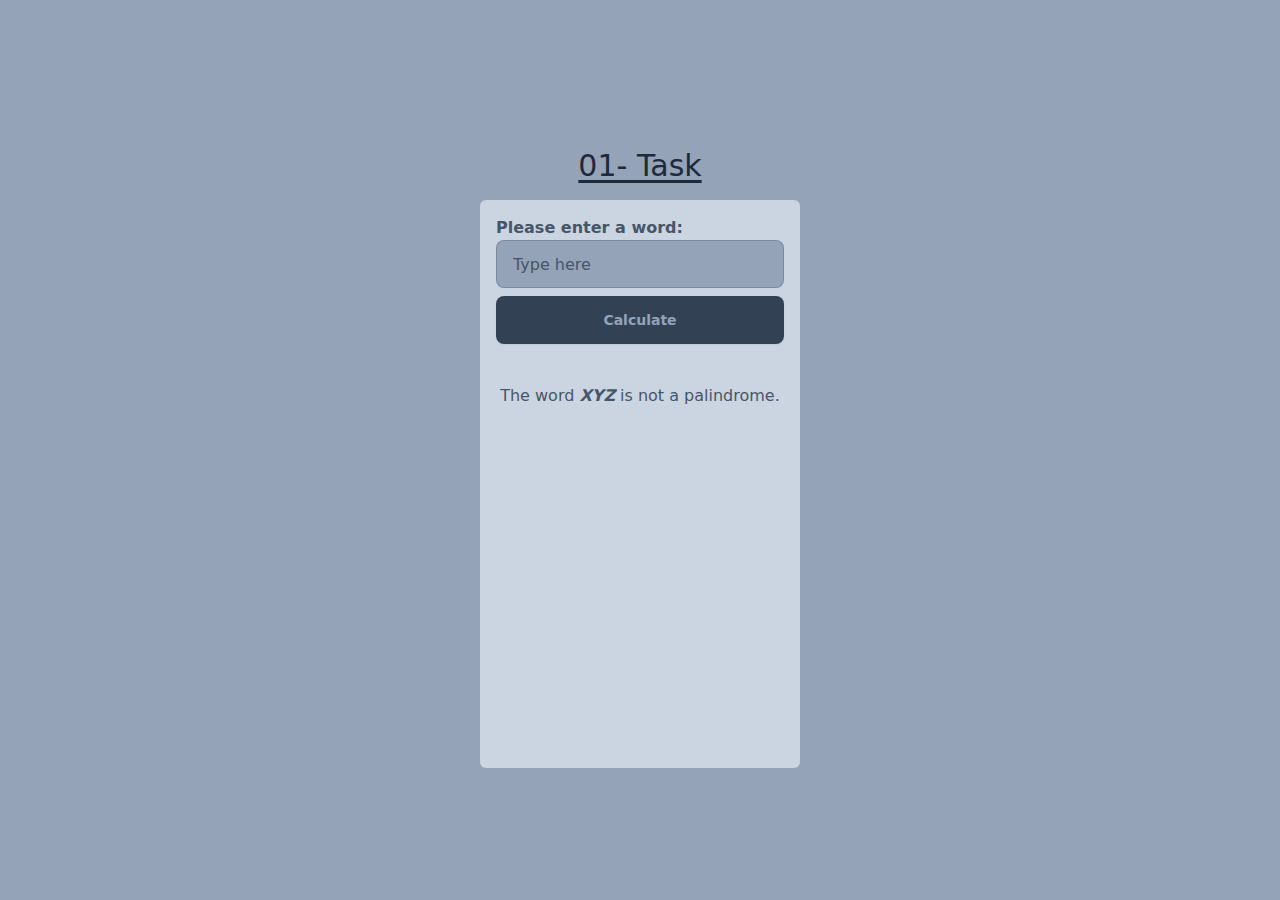
<file: 01-Task/index.html>
<!DOCTYPE html>
<html lang="en">
<head>
    <meta charset="UTF-8">
    <meta name="viewport" content="width=device-width, initial-scale=1.0">
    <title>01- Task</title>
    <script src="js/tailwindcss-3.4.4.js"></script>
    <link rel="stylesheet" href="css/daisyui.min.css">
</head>
<body class="min-h-[100vh] flex justify-center items-center bg-slate-400">
    <main>
        <h1 class="text-slate-800 text-3xl text-center p-4 underline underline-offset-4">01- Task</h1>
        <div class="artboard phone-1 bg-slate-300 rounded-md p-4">
            <label class="text-slate-600 font-semibold">Please enter a word:</label>
            <input type="text" placeholder="Type here" id="word" class="bg-slate-400 placeholder-slate-600 text-slate-600 input input-bordered w-full max-w-xs mb-2"/>
            <button class="btn bg-slate-700 text-slate-400 w-full border-0" id="calc">Calculate</button>
            <p class="pt-10 text-center text-slate-600" id="message">
                The word <i class="font-bold">XYZ</i> is not a palindrome.
            </p>
        </div>
    </main>
    <script>
        document.querySelector('button').addEventListener('click',()=>{
            let input=document.querySelector('#word').value
            checkPalindrome(input)
        })
        function checkPalindrome(string) {
            
            let palin=string.split('').reverse().join('')
            document.querySelector('p').innerHTML=`The word <i class="font-bold">${string}</i> is ${string== palin ? '': 'not'} a palindrome.`
        }
    </script>
</body>
</html>
</file>
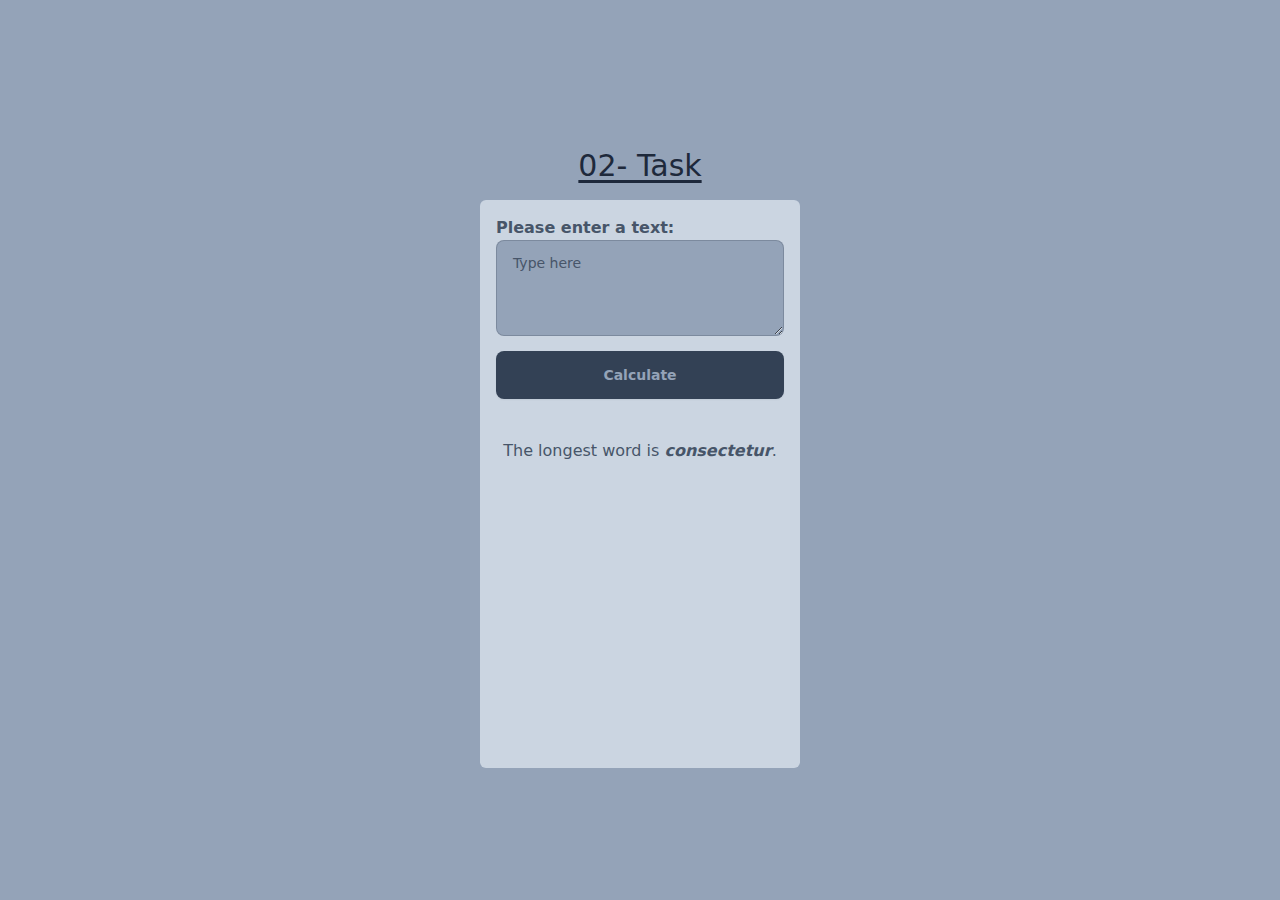
<file: 02-Task/index.html>
<!DOCTYPE html>
<html lang="en">
<head>
    <meta charset="UTF-8">
    <meta name="viewport" content="width=device-width, initial-scale=1.0">
    <title>02- Task</title>
    <script src="js/tailwindcss-3.4.4.js"></script>
    <link rel="stylesheet" href="css/daisyui.min.css">
</head>
<body class="min-h-[100vh] flex justify-center items-center bg-slate-400">
    <main>
        <h1 class="text-slate-800 text-3xl text-center p-4 underline underline-offset-4">02- Task</h1>
        <div class="artboard phone-1 bg-slate-300 rounded-md p-4">
            <label class="text-slate-600 font-semibold">Please enter a text:</label>
            <textarea class="textarea textarea-bordered bg-slate-400 placeholder-slate-600 text-slate-600 input input-bordered w-full max-w-xs mb-2 h-24" id="text" placeholder="Type here"></textarea>
            <button class="btn bg-slate-700 text-slate-400 w-full border-0" onclick="LongestWord()" id="calc">Calculate</button>
            <p class="pt-10 text-center text-slate-600" id="message">
                The longest word is <i class="font-bold">consectetur</i>.
            </p>
        </div>
    </main>
    <script>
        function LongestWord(text) {
            let input=document.querySelector('textarea').value
            input=input.split(' ')
            let longest=''
            input.forEach(word=>{
                if(word.length>longest.length) longest =word 
            })
            document.querySelector('p').innerHTML=`The longest word is <i class="font-bold">${longest}</i>.`
        }

    </script>
</body>
</html>
</file>
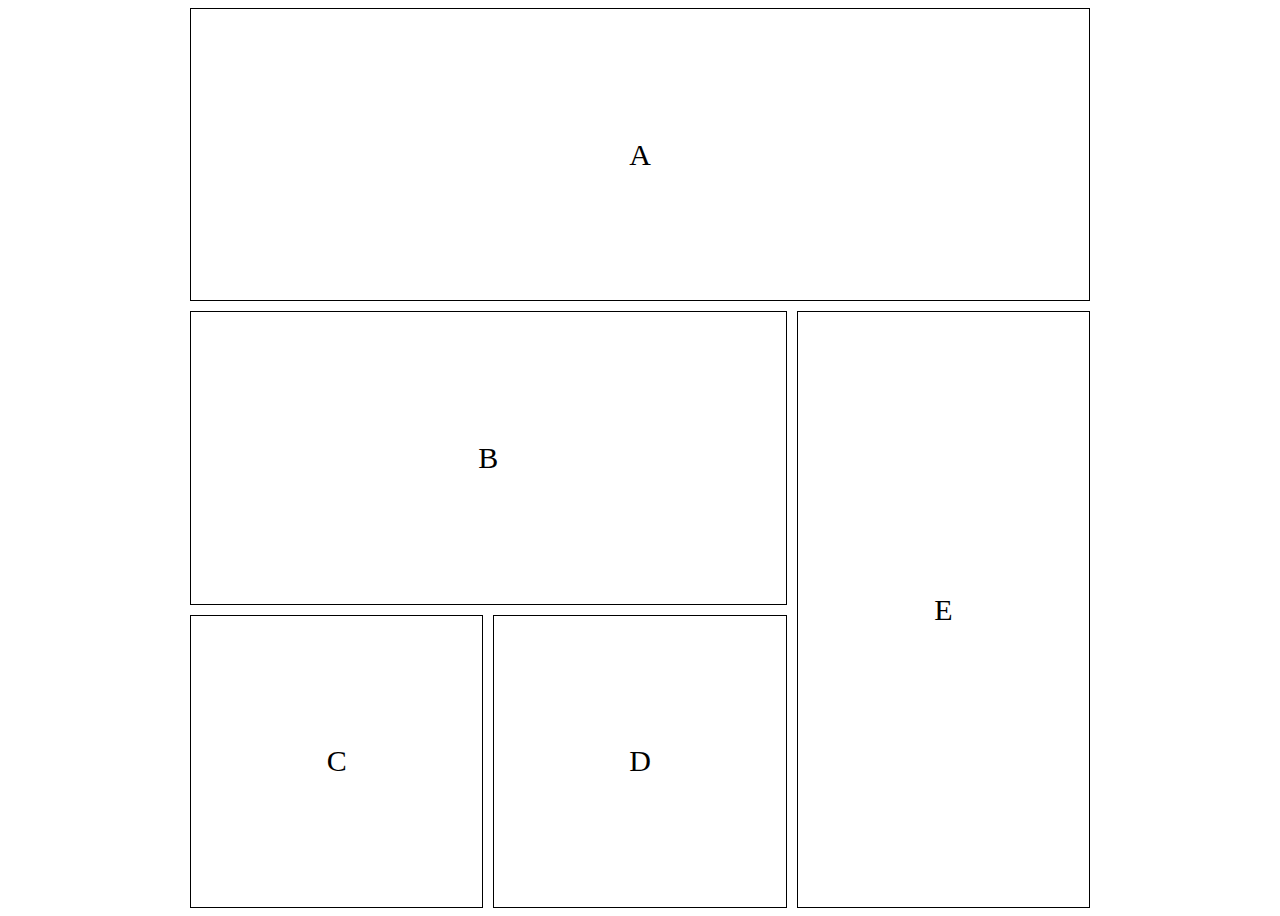
<file: 03-Task/index.html>
<!DOCTYPE html>
<html lang="en">

<head>
	<meta charset="UTF-8">
	<meta http-equiv="X-UA-Compatible" content="IE=edge">
	<meta name="viewport" content="width=device-width, initial-scale=1.0">
	<link rel="stylesheet" href="css/style.css">
	<title>03- Task</title>
</head>

<body>
	<div class="container">
		<div class="A">A</div>
		<div class="B">B</div>
		<div class="C">C</div>
		<div class="D">D</div>
		<div class="E">E</div>
	</div>
	
</body>

</html>
</file>
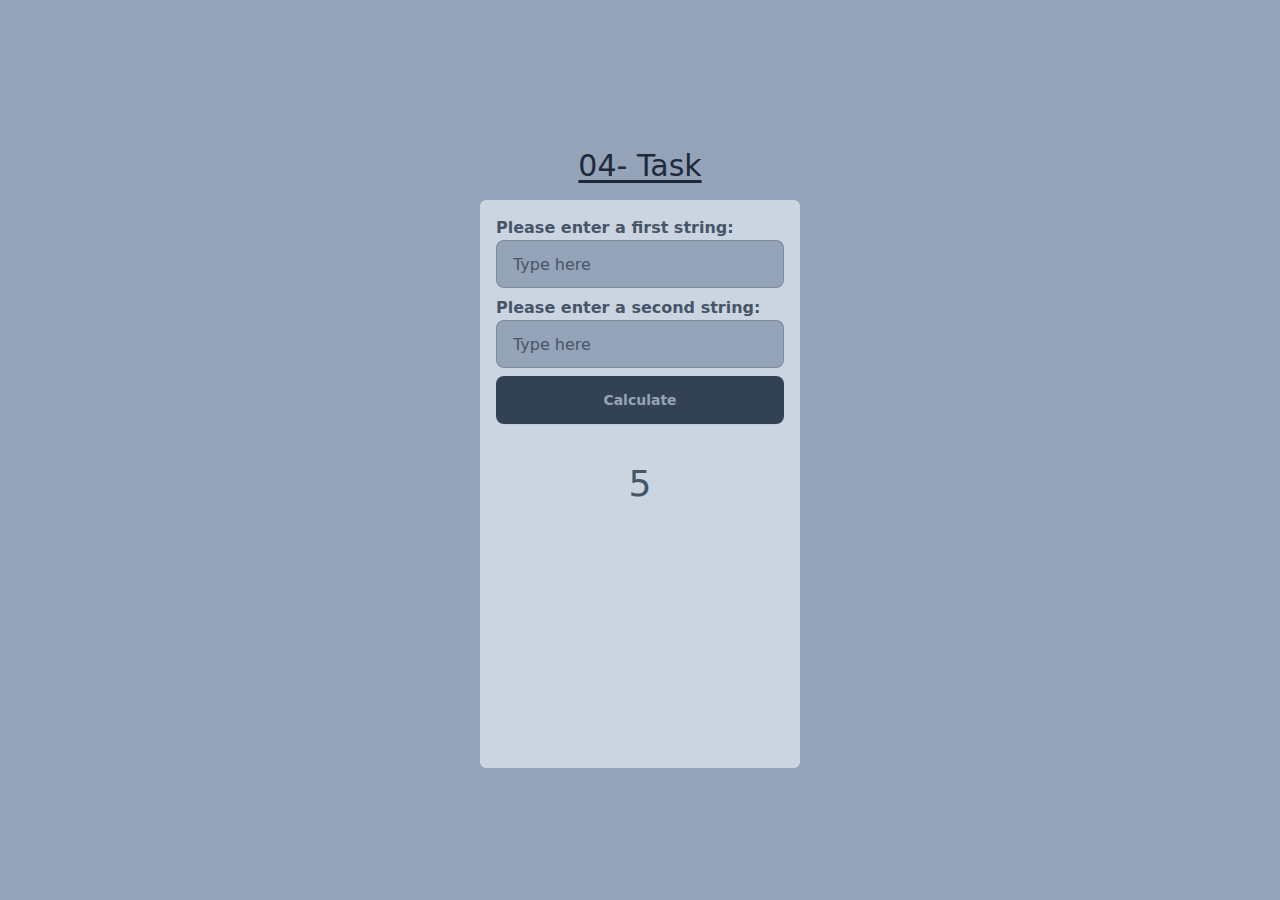
<file: 04-Task/index.html>
<!DOCTYPE html>
<html lang="en">
<head>
    <meta charset="UTF-8">
    <meta name="viewport" content="width=device-width, initial-scale=1.0">
    <title>04- Task</title>
    <link rel="stylesheet" href="css/daisyui.min.css">
</head>
<body class="min-h-[100vh] flex justify-center items-center bg-slate-400">
    <main>
        <h1 class="text-slate-800 text-3xl text-center p-4 underline underline-offset-4">04- Task</h1>
        <div class="artboard phone-1 bg-slate-300 rounded-md p-4">
            <label class="text-slate-600 font-semibold">Please enter a first string:</label>
            <input type="text" placeholder="Type here" id="string1" class="bg-slate-400 placeholder-slate-600 text-slate-600 input input-bordered w-full max-w-xs mb-2"/>
            <label class="text-slate-600 font-semibold">Please enter a second string:</label>
            <input type="text" placeholder="Type here" id="string2" class="bg-slate-400 placeholder-slate-600 text-slate-600 input input-bordered w-full max-w-xs mb-2"/>
            <button onclick='shiftedDiff()'class="btn bg-slate-700 text-slate-400 w-full border-0" id="calc">Calculate</button>
            <p class="pt-10 text-center text-slate-600 text-4xl" id="message">
                5
            </p>
        </div>
    </main>
    
    <script src="js/tailwindcss-3.4.4.js"></script>
    <script src="js/shiftedDiff.js"></script>
</body>
</html>
</file>
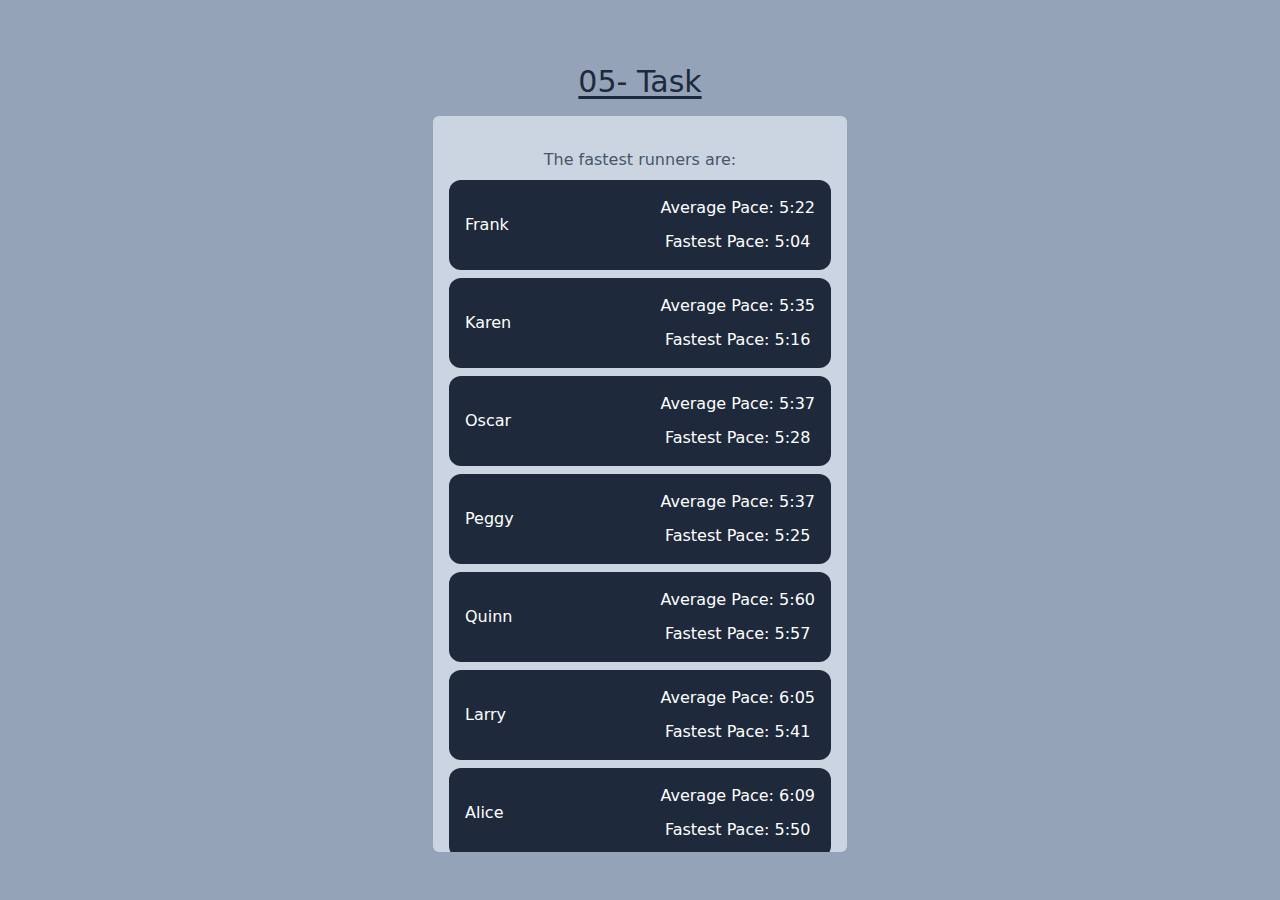
<file: 05-Task/index.html>
<!DOCTYPE html>
<html lang="en">
<head>
    <meta charset="UTF-8">
    <meta name="viewport" content="width=device-width, initial-scale=1.0">
    <title>05- Task</title>
    <script src="js/tailwindcss-3.4.4.js"></script>
    <link rel="stylesheet" href="css/daisyui.min.css">
</head>
<body class="min-h-[100vh] flex justify-center items-center bg-slate-400">
    <main>
        <h1 class="text-slate-800 text-3xl text-center p-4 underline underline-offset-4">05- Task</h1>
        <div class="artboard phone-3 bg-slate-300 rounded-md p-4">
            <p class="pt-4 text-center text-slate-600" id="fastest">
                The fastest runners are:
            </p>
        </div>
    </main>
    <script src="js/fastestRunners.js"></script>
</body>
</html>
</file>
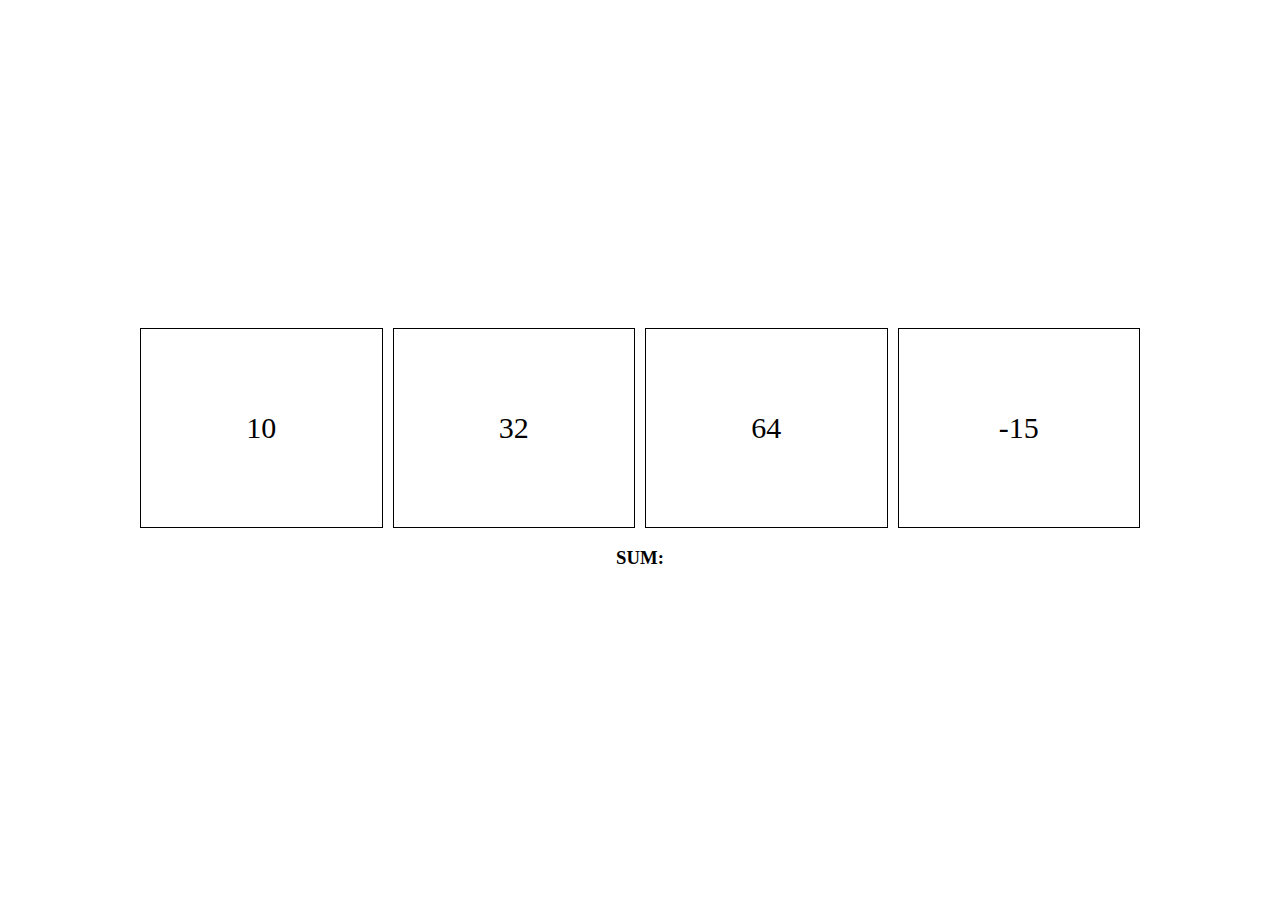
<file: 06-Task/index.html>
<!DOCTYPE html>
<html lang="en">

<head>
	<meta charset="UTF-8">
	<meta http-equiv="X-UA-Compatible" content="IE=edge">
	<meta name="viewport" content="width=device-width, initial-scale=1.0">
	<link rel="stylesheet" href="css/style.css">
	<title>06- Task</title>
</head>

<body>
	<!-- Work here -->
	 <div class="container">
		<div class="box">10</div>
		<div class="box">32</div>
		<div class="box">64</div>
		<div class="box">-15</div>
	</div>
		<h3>SUM:</h3>
	 <script>
		let sum=0
		document.querySelectorAll('.box').forEach(box=>{
			box.addEventListener('click',()=>{
				let toggled=box.classList.toggle('clicked')
				if(toggled){
					sum+=Number(box.textContent)
				}
				else{
					sum-=Number(box.textContent)
				}
				document.querySelector('h3').textContent=`SUM:${sum}`
			})
		})
	 </script>
</body>

</html>
</file>
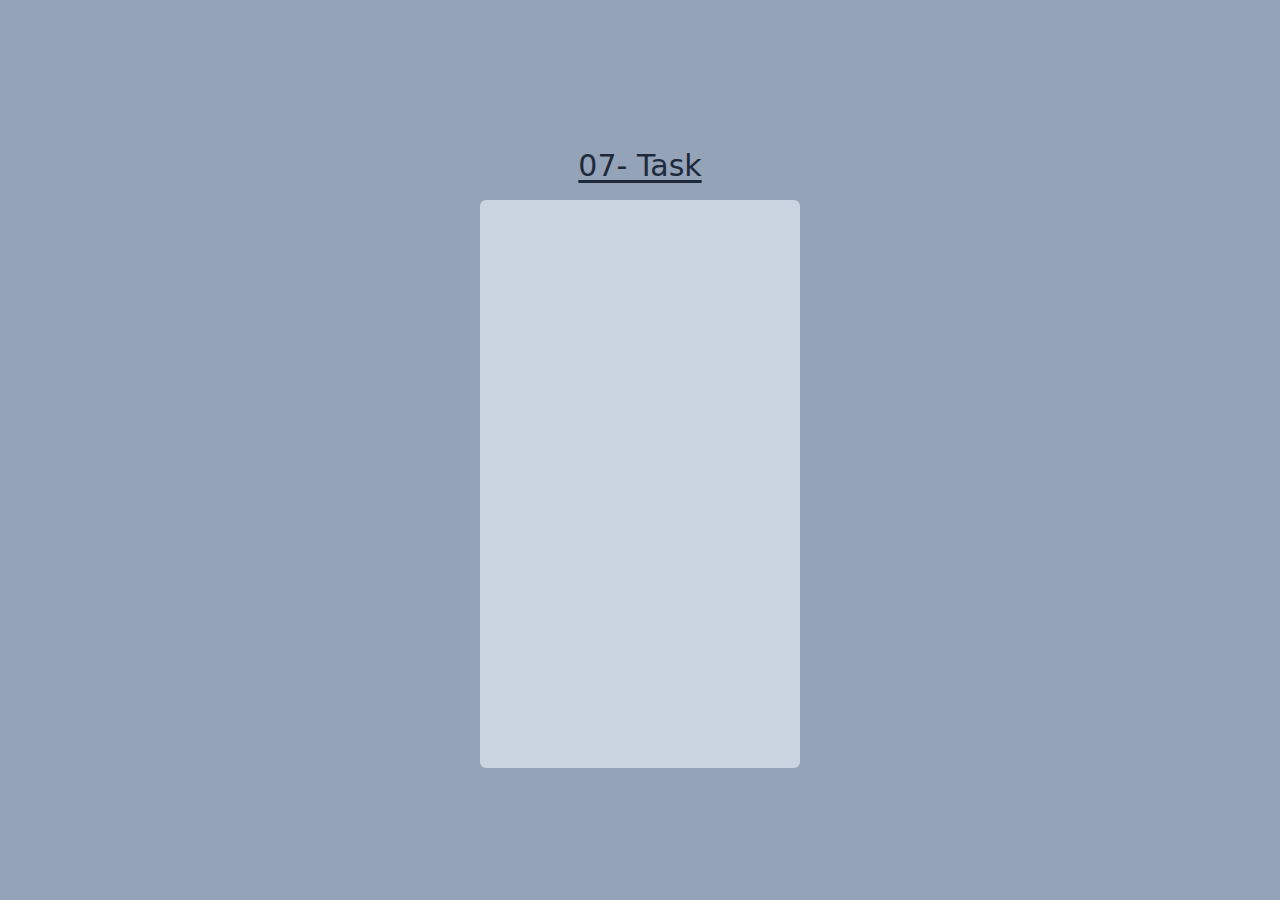
<file: 07-Task/index.html>
<!DOCTYPE html>
<html lang="en">
<head>
    <meta charset="UTF-8">
    <meta name="viewport" content="width=device-width, initial-scale=1.0">
    <title>07- Task</title>
    <script src="js/tailwindcss-3.4.4.js"></script>
    <link rel="stylesheet" href="css/daisyui.min.css">
</head>
<body class="min-h-[100vh] flex justify-center items-center bg-slate-400">
    <main>
        <h1 class="text-slate-800 text-3xl text-center p-4 underline underline-offset-4">07- Task</h1>
        <div class="artboard phone-1 flex justify-center items-center bg-slate-300 rounded-md p-4">
            <p class="text-6xl text-center text-slate-600" id="message">
            </p>
        </div>
    </main>
    <script>
        // Work here
        setInterval(()=>{
            let date=new Date()
            document.querySelector('p').textContent=`${date.getHours() <10? '0'+date.getHours() : date.getHours()}: ${date.getMinutes() <10 ? '0'+date.getMinutes():date.getMinutes()}: ${date.getSeconds() <10 ? '0'+date.getSeconds():date.getSeconds()}`
        },1000)
    </script>
</body>
</html>
</file>
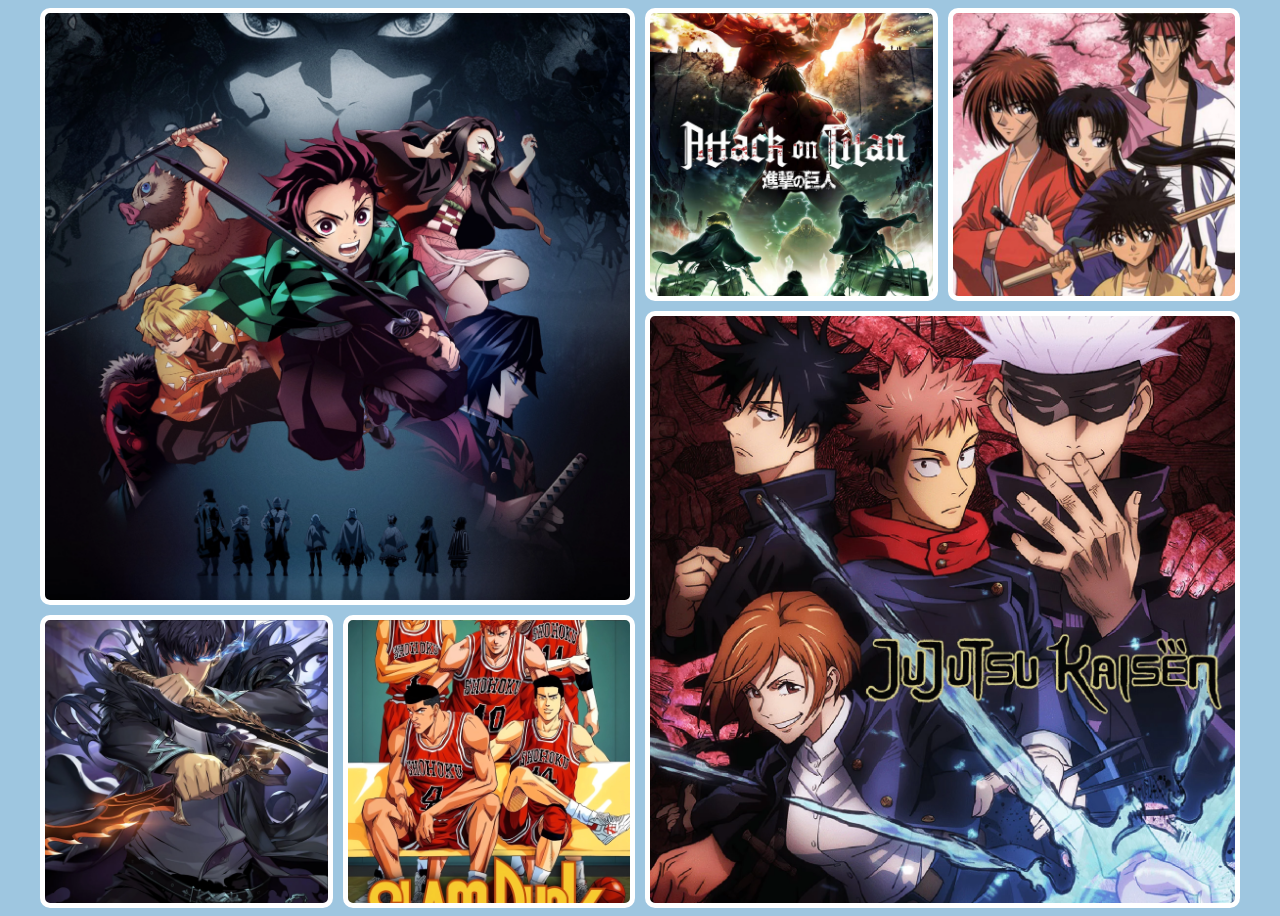
<file: 08-Task/index.html>
<!DOCTYPE html>
<html lang="en">
<head>
    <meta charset="UTF-8">
    <meta name="viewport" content="width=device-width, initial-scale=1.0">
    <title>08- Task</title>
    <style>
        body{
            display: flex;
            align-items: center;
            justify-content: center;
            gap:10px;
            height:100vh;
            background-color: rgb(158, 198, 224);
        }
        .container{
            display: grid;
            grid-template-columns: repeat(4,1fr);
            grid-template-rows: repeat(3,1fr);
            width:1200px;
            height:900px;
            gap:10px
        }
        .container div{
            border:5px solid white;
            border-radius: 10px;
            background-position: center;
            background-size: cover;
        }
        .container div:nth-of-type(1){
            background-image: url(images/ani01.png);
            grid-area: 1/1/span 2/span 2;
        }
        .container div:nth-of-type(2){
            background-image: url(images/ani02.png);
        }
        .container div:nth-of-type(3){
            background-image: url(images/ani03.png);
        }
        .container div:nth-of-type(4){
            background-image: url(images/ani04.png);
            grid-area: 2/3/span 2/span 2;
        }
        .container div:nth-of-type(5){
            background-image: url(images/ani05.png);
        }
        .container div:nth-of-type(6){
            background-image: url(images/ani06.png);
        }
    </style>
</head>
<body>
    <div class="container">
        <div class=""></div>
        <div class=""></div>
        <div class=""></div>
        <div class=""></div>
        <div class=""></div>
        <div class=""></div>
    </div>
</body>
</html>
</file>
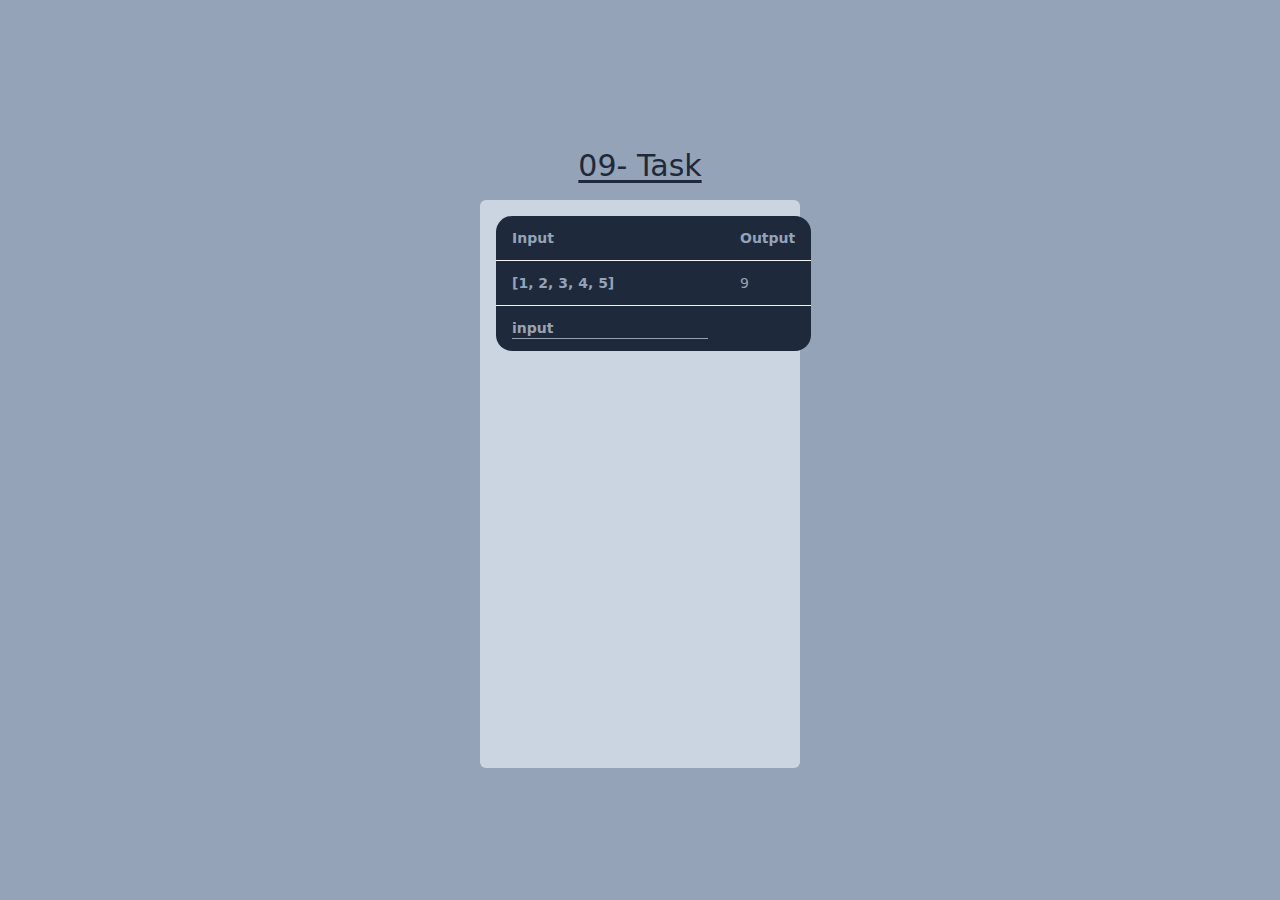
<file: 09-Task/index.html>
<!DOCTYPE html>
<html lang="en">
<head>
    <meta charset="UTF-8">
    <meta name="viewport" content="width=device-width, initial-scale=1.0">
    <title>09- Task</title>
    <script src="js/tailwindcss-3.4.4.js"></script>
    <link rel="stylesheet" href="css/daisyui.min.css">
</head>
<body class="min-h-[100vh] flex justify-center items-center bg-slate-400">
    <main>
        <h1 class="text-slate-800 text-3xl text-center p-4 underline underline-offset-4">09- Task</h1>
        <div class="artboard phone-1 bg-slate-300 rounded-md p-4">
                <table class="table bg-slate-800 text-slate-400">
                    <tr>
                        <th>Input</th>
                        <th>Output</th>
                    </tr>
                    <tr>
                      <th>[1, 2, 3, 4, 5]</th>
                      <td>9</td>
                    </tr>
                    <tr>
                       <th><input type="text" class="bg-slate-800" style="border-bottom:1px solid" placeholder="input"></th>
                        <td class="output"></td>
                    </tr>
                </table>
        </div>
    </main>
    <script>
        // Work Here
        document.querySelector('input').addEventListener('keydown',(e)=>{
            if(e.key=='Enter'){
                let input=e.target.value
                input=input.slice(1,-1).split(',').map(Number)
                console.log(input)
                let firstMax=Math.max(...input)
                console.log(firstMax)
                let newInput=input.filter(value=>value!==firstMax)
                let secondMax=Math.max(...newInput)
                console.log(secondMax)
                document.querySelector('.output').textContent=firstMax+secondMax
            }
    })
            
    </script>
</body>
</html>
</file>
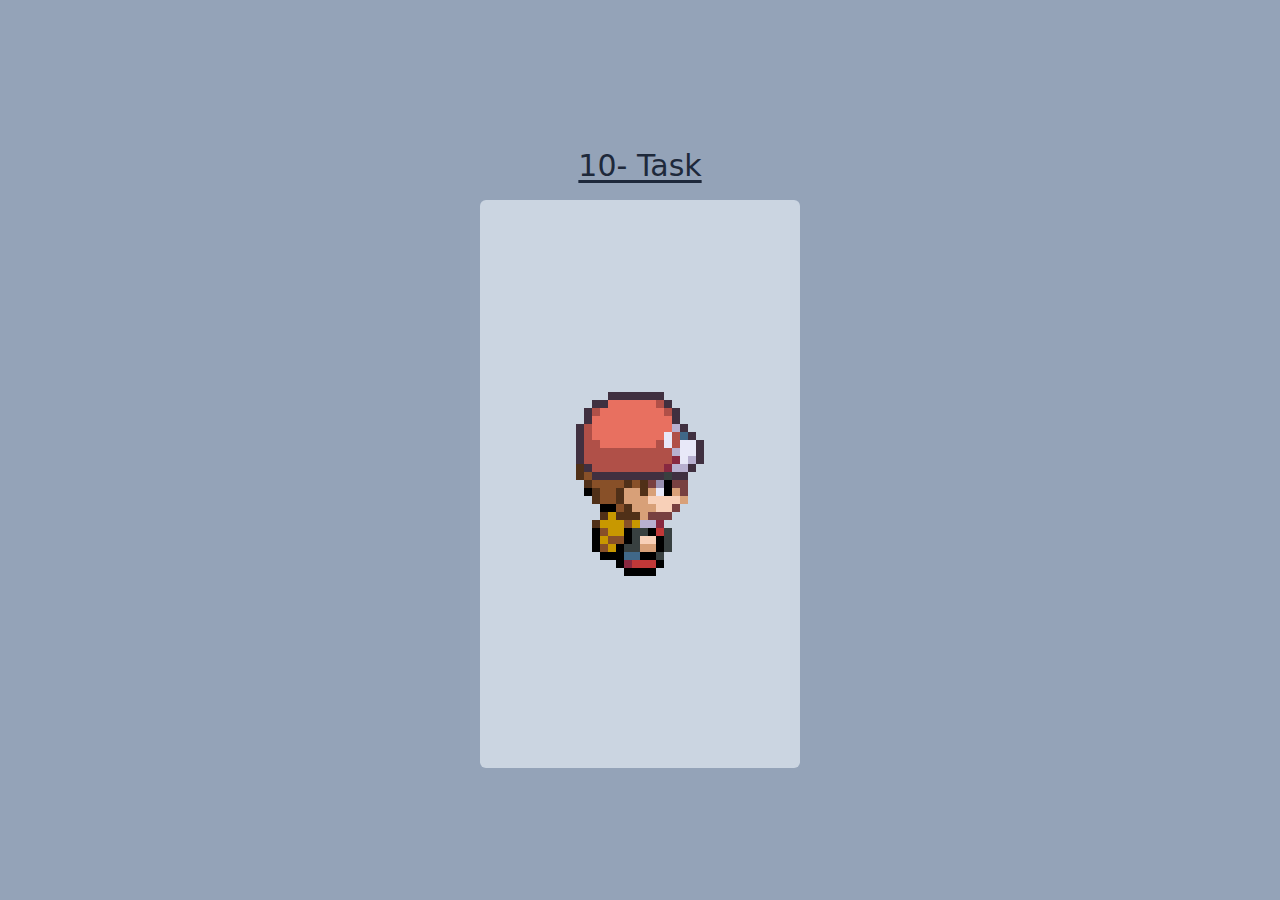
<file: 10-Task/index.html>
<!DOCTYPE html>
<html lang="en">
<head>
    <meta charset="UTF-8">
    <meta name="viewport" content="width=device-width, initial-scale=1.0">
    <title>10- Task</title>
    <script src="js/tailwindcss-3.4.4.js"></script>
    <link rel="stylesheet" href="css/daisyui.min.css">
    <style>
        /* Work Here */
        .steps{
            background-image: url(images/sprite.png);
            width:calc(1024px/4);
            height:300px;
            animation:walk 1s steps(4) infinite
        }
        @keyframes walk{
            from{
                background-position: 0;
            }
            to{
                background-position: 1024px;
            }
        }
    </style>
</head>
<body class="min-h-[100vh] flex justify-center items-center bg-slate-400">
    <main>
        <h1 class="text-slate-800 text-3xl text-center p-4 underline underline-offset-4">10- Task</h1>
        <div class="artboard phone-1 flex justify-center items-center bg-slate-300 rounded-md p-4">
                <div class="steps"></div>
        </div>
    </main>
</body>
</html>
</file>
<file: 03-Task/css/style.css>
/* Work here */
body{
    display:flex;
    align-items: center;
    justify-content: center;
    height:100vh;
}
.container{
    display:grid;
    grid-template-columns:repeat(3,1fr);
    grid-template-rows:repeat(3.1fr);
    gap:10px;
    width:900px;
    height:900px
}
.container div{
    border: 1px solid;
    font-size: 30px;
    display:flex;
    align-items: center;
    justify-content: center;
}
.A{
    grid-area: 1/1/2/span 3;
}
.B{
    grid-area: 2/1/3/span 2;
}
.E{
    grid-area: 2/3/span 2/3;
}
@media screen and (max-width:768px){
    .container{
        grid-template-columns: repeat(2,1fr);
        grid-template-rows: 0.5fr 1fr 0.5fr 0.5fr;
    }
    .A{
        grid-area: 1/1/2/3;
    }
    .E{
        grid-area: 4/1/4/span 2;
    }
}
</file>
<file: 06-Task/css/style.css>
/* Work here */
body{
    display:flex;
    align-items: center;
    justify-content: center;
    height:100vh;
    flex-direction: column;
}
.container{
    width:1000px;
    display: grid;
    grid-template-columns: repeat(4,1fr);
    grid-template-rows: 200px;
    gap:10px;
}
.container div{
    border: 1px solid;
    display: flex;
    align-items: center;
    justify-content: center;
    font-size: 30px;
}
.container div.clicked{
    background-color: yellow;
}
</file>
